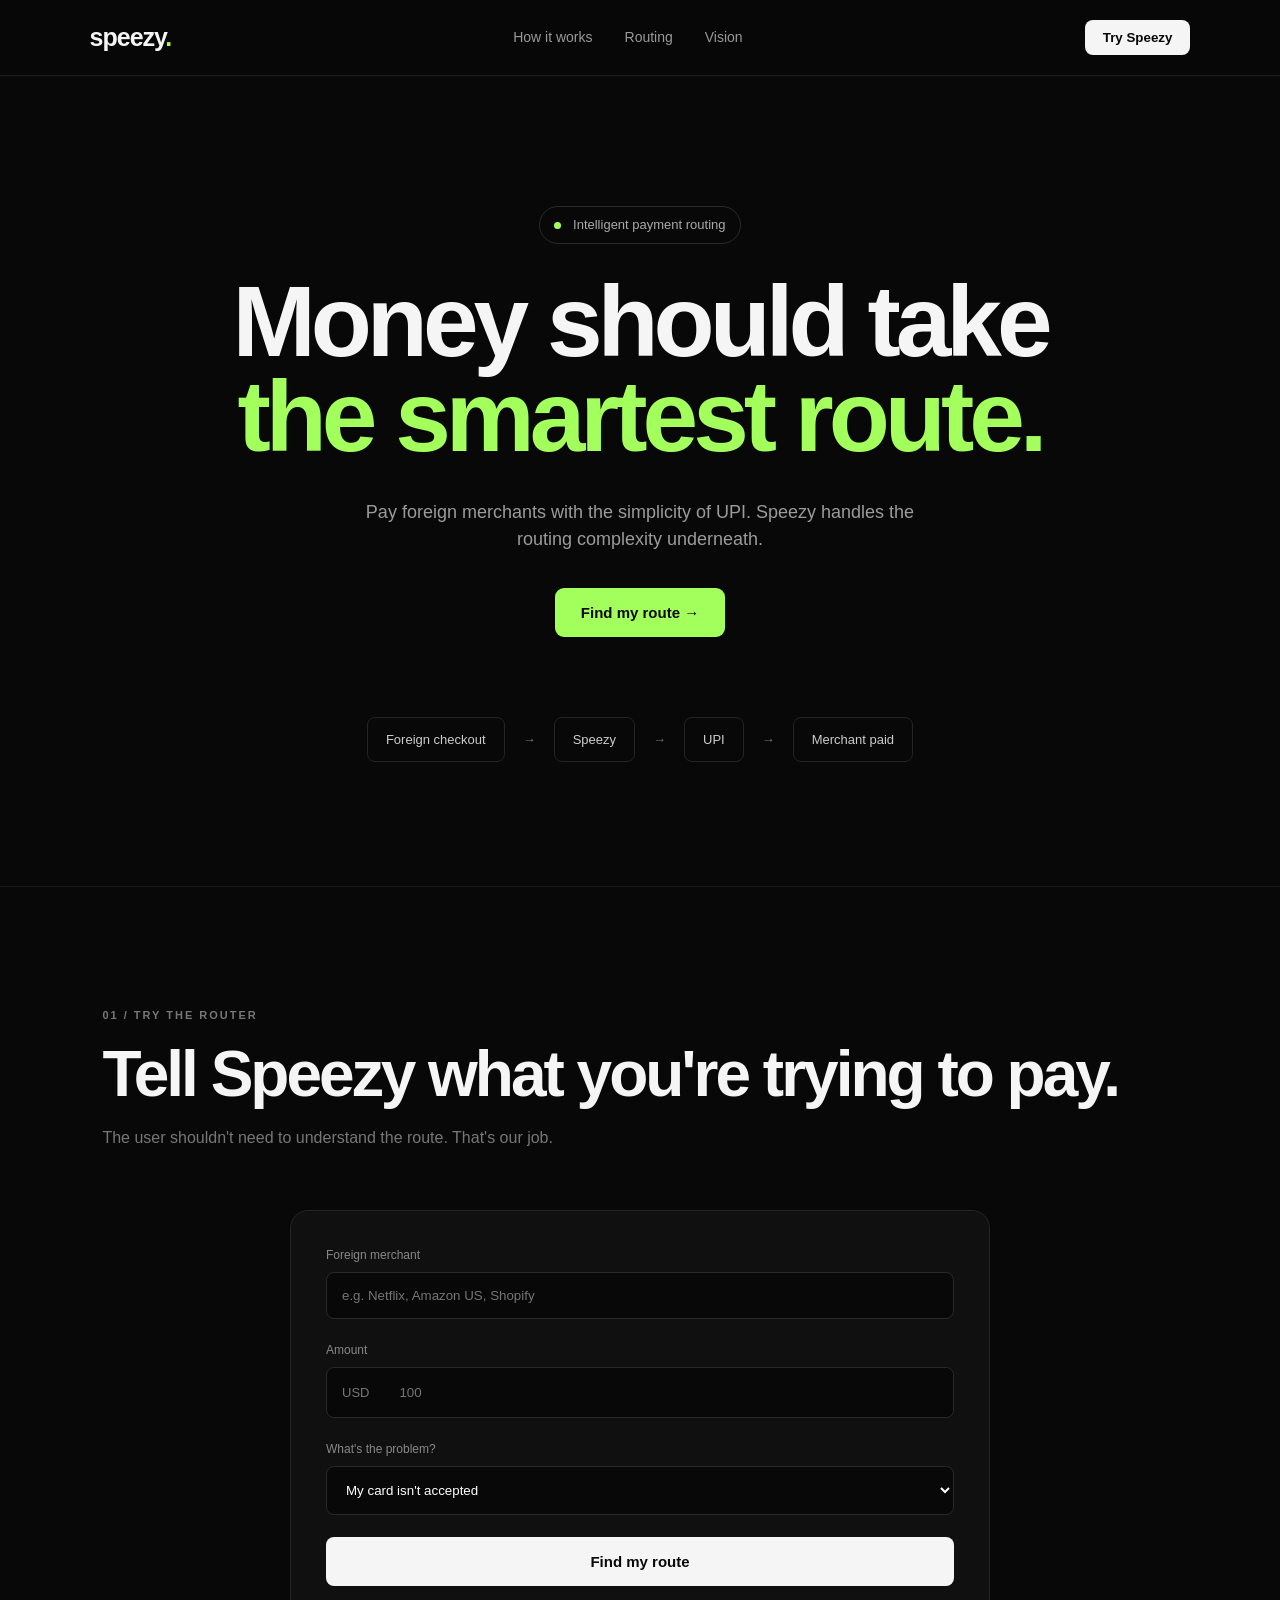
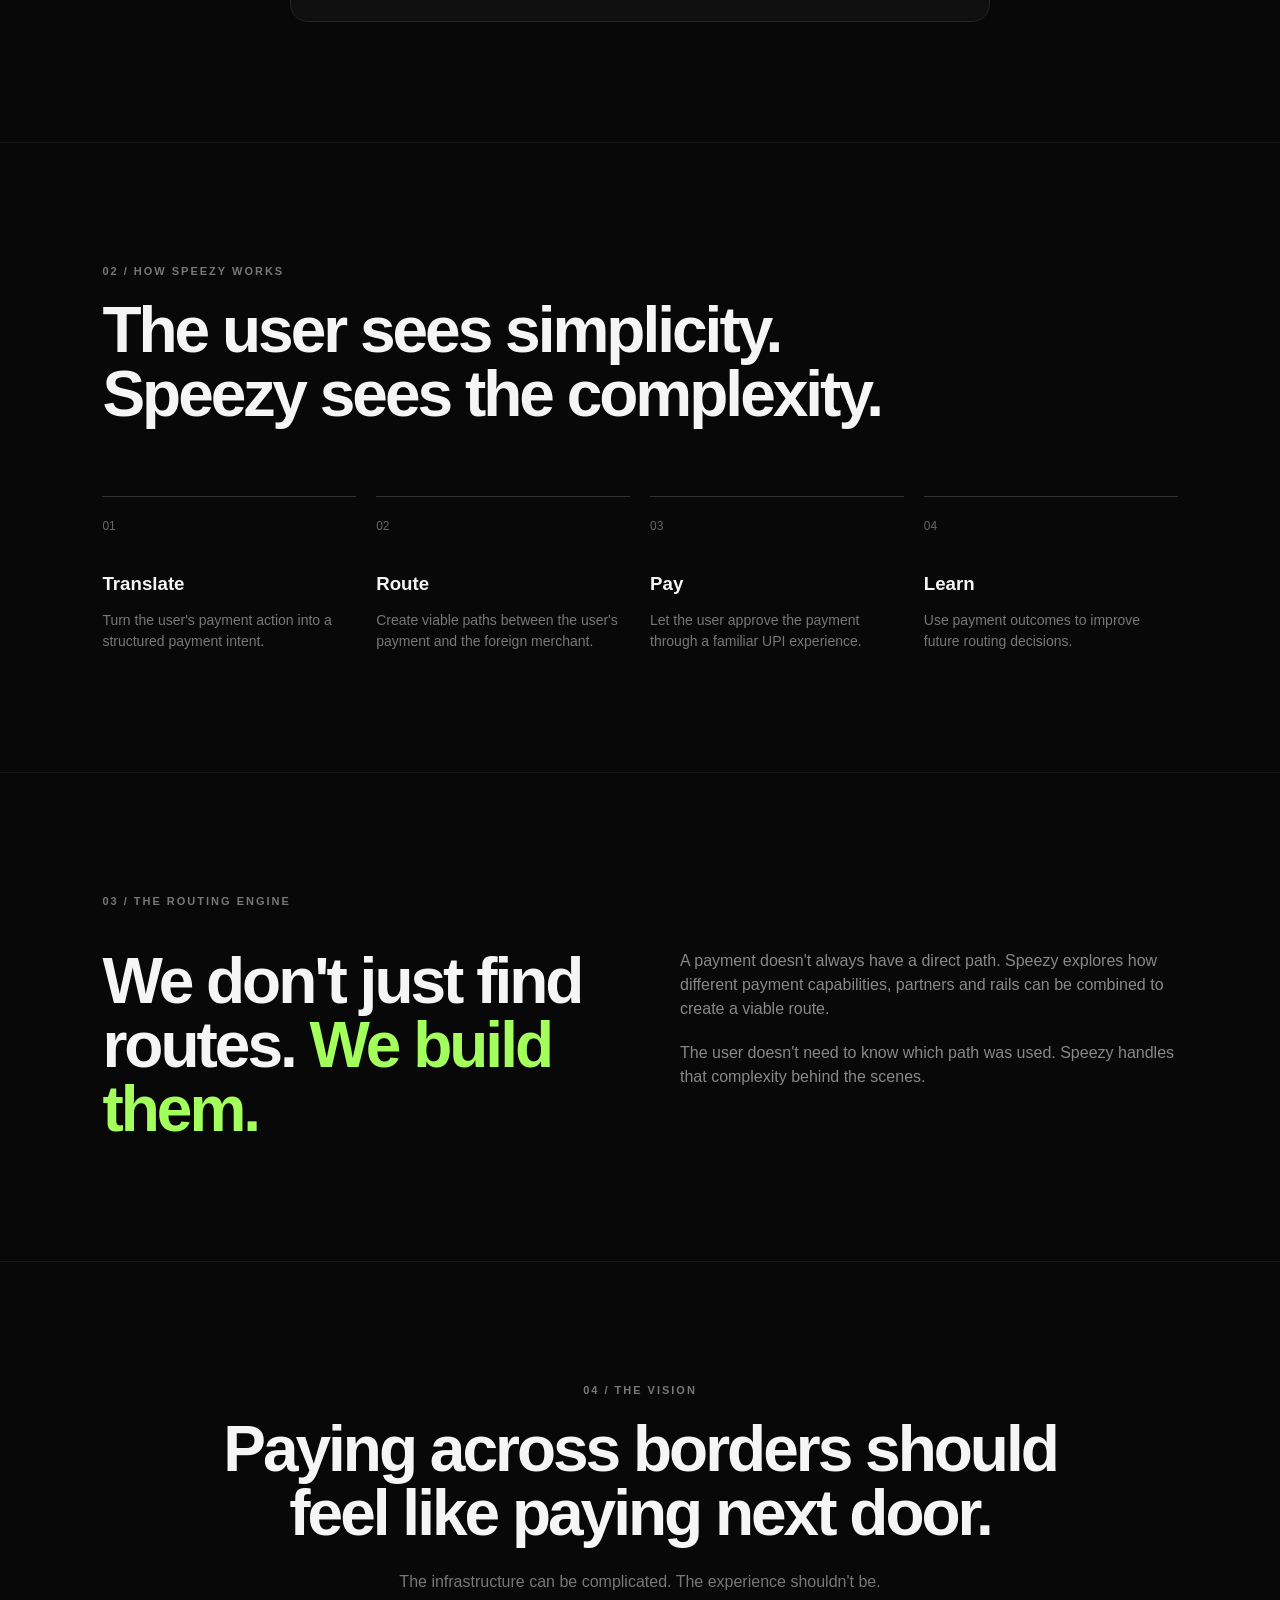
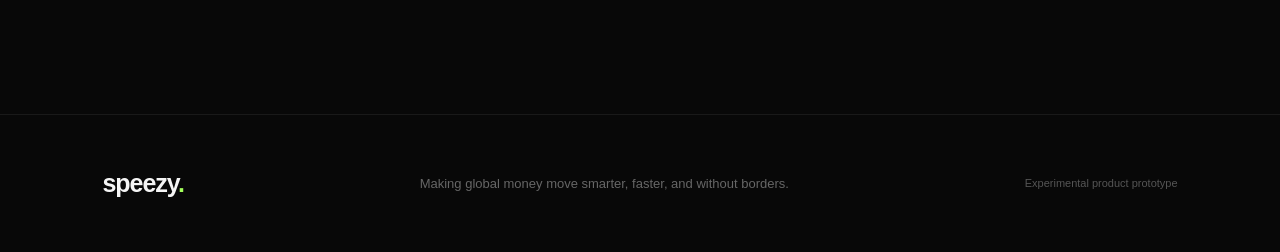
<file: website/index.html>
<!DOCTYPE html>
<html lang="en">
<head>
    <meta charset="UTF-8">
    <meta name="viewport" content="width=device-width, initial-scale=1.0">
    <title>Speezy | Global payments, smarter routes</title>
    <link rel="stylesheet" href="styles.css">
</head>

<body>

    <nav class="navbar">
        <div class="logo">speezy<span>.</span></div>

        <div class="nav-links">
            <a href="#how">How it works</a>
            <a href="#routing">Routing</a>
            <a href="#vision">Vision</a>
        </div>

        <button class="nav-button" onclick="scrollToDemo()">
            Try Speezy
        </button>
    </nav>


    <main>

        <section class="hero">

            <div class="hero-badge">
                <span class="pulse"></span>
                Intelligent payment routing
            </div>

            <h1>
                Money should take
                <span>the smartest route.</span>
            </h1>

            <p class="hero-text">
                Pay foreign merchants with the simplicity of UPI.
                Speezy handles the routing complexity underneath.
            </p>

            <button class="primary-button" onclick="scrollToDemo()">
                Find my route →
            </button>

            <div class="hero-flow">
                <div>Foreign checkout</div>
                <span>→</span>
                <div>Speezy</div>
                <span>→</span>
                <div>UPI</div>
                <span>→</span>
                <div>Merchant paid</div>
            </div>

        </section>


        <section class="demo-section" id="demo">

            <div class="section-label">01 / TRY THE ROUTER</div>

            <h2>
                Tell Speezy what you're trying to pay.
            </h2>

            <p class="section-description">
                The user shouldn't need to understand the route.
                That's our job.
            </p>


            <div class="router-card">

                <div class="input-group">

                    <label>Foreign merchant</label>

                    <input
                        id="merchant"
                        type="text"
                        placeholder="e.g. Netflix, Amazon US, Shopify"
                    >

                </div>


                <div class="input-group">

                    <label>Amount</label>

                    <div class="amount-input">
                        <span>USD</span>

                        <input
                            id="amount"
                            type="number"
                            placeholder="100"
                        >
                    </div>

                </div>


                <div class="input-group">

                    <label>What's the problem?</label>

                    <select id="problem">
                        <option value="card">My card isn't accepted</option>
                        <option value="international">I don't have an international card</option>
                        <option value="wallet">The merchant only accepts a foreign wallet</option>
                        <option value="subscription">I need to pay a subscription</option>
                        <option value="other">I need another way to pay</option>
                    </select>

                </div>


                <button
                    class="route-button"
                    onclick="findRoute()"
                >
                    Find my route
                </button>

            </div>


            <div id="routing-status" class="routing-status hidden">

                <div class="status-icon">
                    <div class="spinner"></div>
                </div>

                <div>
                    <strong>Speezy is building your route...</strong>
                    <p id="status-text">
                        Understanding merchant requirements
                    </p>
                </div>

            </div>


            <div id="result" class="result hidden">

                <div class="result-header">
                    <div>
                        <div class="section-label">BEST AVAILABLE ROUTE</div>
                        <h3 id="result-title">
                            Your route is ready.
                        </h3>
                    </div>

                    <div class="success-badge">
                        Route found
                    </div>
                </div>


                <div class="route-visual">

                    <div class="route-node">
                        <div class="node-icon">₹</div>
                        <span>Your UPI</span>
                    </div>

                    <div class="route-line">
                        <div class="line-progress"></div>
                    </div>

                    <div class="route-node">
                        <div class="node-icon">S</div>
                        <span>Speezy</span>
                    </div>

                    <div class="route-line">
                        <div class="line-progress"></div>
                    </div>

                    <div class="route-node">
                        <div class="node-icon">M</div>
                        <span id="merchant-node">Merchant</span>
                    </div>

                </div>


                <div class="route-details">

                    <div>
                        <span>Route</span>
                        <strong id="route-name">
                            UPI → Speezy → Merchant
                        </strong>
                    </div>

                    <div>
                        <span>Estimated time</span>
                        <strong id="route-time">
                            ~30 seconds
                        </strong>
                    </div>

                    <div>
                        <span>Payment experience</span>
                        <strong>UPI</strong>
                    </div>

                </div>


                <div class="payment-card">

                    <div class="payment-top">

                        <div>
                            <div class="payment-label">
                                READY TO PAY
                            </div>

                            <h3 id="payment-amount">
                                ₹8,700
                            </h3>
                        </div>

                        <div class="upi-mark">
                            UPI
                        </div>

                    </div>


                    <div class="fake-qr">

                        <div class="qr-grid">
                            <span></span>
                            <span></span>
                            <span></span>
                            <span></span>
                            <span></span>
                            <span></span>
                            <span></span>
                            <span></span>
                            <span></span>
                        </div>

                    </div>


                    <p>
                        Scan with your UPI app to approve.
                    </p>

                    <div class="upi-apps">
                        Google Pay · PhonePe · Paytm
                    </div>

                </div>


                <div class="fallbacks">

                    <div class="section-label">
                        ROUTE OPTIONS
                    </div>

                    <div class="fallback">
                        <span>Alternative route</span>
                        <strong>Available</strong>
                    </div>

                    <div class="fallback">
                        <span>Fallback route</span>
                        <strong>Available</strong>
                    </div>

                </div>

            </div>

        </section>


        <section class="how-section" id="how">

            <div class="section-label">02 / HOW SPEEZY WORKS</div>

            <h2>
                The user sees simplicity.
                <br>
                Speezy sees the complexity.
            </h2>


            <div class="steps">

                <div class="step">
                    <div class="step-number">01</div>

                    <h3>Translate</h3>

                    <p>
                        Turn the user's payment action into a structured
                        payment intent.
                    </p>
                </div>


                <div class="step">
                    <div class="step-number">02</div>

                    <h3>Route</h3>

                    <p>
                        Create viable paths between the user's payment
                        and the foreign merchant.
                    </p>
                </div>


                <div class="step">
                    <div class="step-number">03</div>

                    <h3>Pay</h3>

                    <p>
                        Let the user approve the payment through a
                        familiar UPI experience.
                    </p>
                </div>


                <div class="step">
                    <div class="step-number">04</div>

                    <h3>Learn</h3>

                    <p>
                        Use payment outcomes to improve future routing
                        decisions.
                    </p>
                </div>

            </div>

        </section>


        <section class="routing-section" id="routing">

            <div class="section-label">03 / THE ROUTING ENGINE</div>

            <div class="routing-content">

                <div>

                    <h2>
                        We don't just find routes.
                        <span>We build them.</span>
                    </h2>

                </div>

                <div>

                    <p>
                        A payment doesn't always have a direct path.
                        Speezy explores how different payment capabilities,
                        partners and rails can be combined to create a
                        viable route.
                    </p>

                    <p>
                        The user doesn't need to know which path was used.
                        Speezy handles that complexity behind the scenes.
                    </p>

                </div>

            </div>

        </section>


        <section class="vision-section" id="vision">

            <div class="section-label">04 / THE VISION</div>

            <h2>
                Paying across borders
                should feel like paying next door.
            </h2>

            <p>
                The infrastructure can be complicated.
                The experience shouldn't be.
            </p>

        </section>

    </main>


    <footer>

        <div class="logo">
            speezy<span>.</span>
        </div>

        <p>
            Making global money move smarter, faster, and without borders.
        </p>

        <span class="demo-note">
            Experimental product prototype
        </span>

    </footer>


    <script src="app.js"></script>

</body>
</html>
</file>
<file: website/styles.css>
* {
    box-sizing: border-box;
    margin: 0;
    padding: 0;
}

html {
    scroll-behavior: smooth;
}

body {
    font-family: Inter, Arial, sans-serif;
    background: #080808;
    color: #f5f5f5;
    line-height: 1.5;
}

.navbar {
    height: 76px;
    padding: 0 7%;
    display: flex;
    align-items: center;
    justify-content: space-between;
    border-bottom: 1px solid #1d1d1d;
    position: sticky;
    top: 0;
    background: rgba(8, 8, 8, 0.92);
    backdrop-filter: blur(12px);
    z-index: 10;
}

.logo {
    font-size: 25px;
    font-weight: 800;
    letter-spacing: -1px;
}

.logo span {
    color: #a3ff5c;
}

.nav-links {
    display: flex;
    gap: 32px;
}

.nav-links a {
    color: #999;
    text-decoration: none;
    font-size: 14px;
}

.nav-links a:hover {
    color: white;
}

.nav-button,
.primary-button,
.route-button {
    border: none;
    cursor: pointer;
    font-weight: 700;
}

.nav-button {
    padding: 10px 18px;
    border-radius: 8px;
    background: #f5f5f5;
    color: #080808;
}

.hero {
    min-height: 90vh;
    padding: 130px 8% 100px;
    text-align: center;
    display: flex;
    flex-direction: column;
    align-items: center;
}

.hero-badge {
    border: 1px solid #2a2a2a;
    padding: 8px 14px;
    border-radius: 100px;
    font-size: 13px;
    color: #aaa;
    margin-bottom: 30px;
}

.pulse {
    display: inline-block;
    width: 7px;
    height: 7px;
    background: #a3ff5c;
    border-radius: 50%;
    margin-right: 8px;
}

.hero h1 {
    max-width: 900px;
    font-size: clamp(52px, 8vw, 100px);
    line-height: 0.95;
    letter-spacing: -5px;
}

.hero h1 span {
    display: block;
    color: #a3ff5c;
}

.hero-text {
    max-width: 600px;
    margin: 35px auto;
    color: #9b9b9b;
    font-size: 18px;
}

.primary-button {
    padding: 16px 26px;
    border-radius: 9px;
    background: #a3ff5c;
    color: #080808;
    font-size: 15px;
}

.hero-flow {
    margin-top: 80px;
    display: flex;
    align-items: center;
    gap: 18px;
    color: #777;
    font-size: 13px;
}

.hero-flow div {
    border: 1px solid #242424;
    padding: 12px 18px;
    border-radius: 8px;
    color: #ccc;
}

.demo-section,
.how-section,
.routing-section,
.vision-section {
    padding: 120px 8%;
    border-top: 1px solid #191919;
}

.section-label {
    color: #777;
    font-size: 11px;
    letter-spacing: 2px;
    font-weight: 700;
    margin-bottom: 18px;
}

h2 {
    font-size: clamp(36px, 5vw, 64px);
    line-height: 1;
    letter-spacing: -3px;
}

.section-description {
    color: #777;
    margin-top: 20px;
}

.router-card {
    max-width: 700px;
    margin: 60px auto 0;
    padding: 35px;
    background: #101010;
    border: 1px solid #252525;
    border-radius: 18px;
}

.input-group {
    margin-bottom: 22px;
}

.input-group label {
    display: block;
    font-size: 12px;
    color: #888;
    margin-bottom: 8px;
}

input,
select {
    width: 100%;
    padding: 15px;
    background: #080808;
    border: 1px solid #292929;
    border-radius: 8px;
    color: white;
    outline: none;
}

input:focus,
select:focus {
    border-color: #a3ff5c;
}

.amount-input {
    display: flex;
    background: #080808;
    border: 1px solid #292929;
    border-radius: 8px;
}

.amount-input span {
    padding: 15px;
    color: #777;
    font-size: 13px;
}

.amount-input input {
    border: none;
}

.route-button {
    width: 100%;
    padding: 16px;
    background: #f5f5f5;
    color: #080808;
    border-radius: 8px;
    font-size: 15px;
}

.routing-status {
    max-width: 700px;
    margin: 25px auto;
    padding: 22px;
    border: 1px solid #252525;
    border-radius: 12px;
    display: flex;
    gap: 18px;
    align-items: center;
}

.routing-status p {
    color: #777;
    font-size: 13px;
    margin-top: 3px;
}

.status-icon {
    width: 35px;
    height: 35px;
    display: flex;
    align-items: center;
    justify-content: center;
}

.spinner {
    width: 22px;
    height: 22px;
    border: 2px solid #333;
    border-top-color: #a3ff5c;
    border-radius: 50%;
    animation: spin 0.8s linear infinite;
}

@keyframes spin {
    to {
        transform: rotate(360deg);
    }
}

.result {
    max-width: 900px;
    margin: 40px auto 0;
    padding: 35px;
    background: #101010;
    border: 1px solid #292929;
    border-radius: 18px;
}

.result-header {
    display: flex;
    justify-content: space-between;
    align-items: center;
}

.result-header h3 {
    font-size: 27px;
}

.success-badge {
    color: #a3ff5c;
    border: 1px solid #355b1d;
    padding: 8px 12px;
    border-radius: 100px;
    font-size: 12px;
}

.route-visual {
    display: flex;
    align-items: center;
    justify-content: center;
    margin: 60px 0;
}

.route-node {
    text-align: center;
}

.node-icon {
    width: 52px;
    height: 52px;
    border: 1px solid #444;
    border-radius: 50%;
    display: flex;
    align-items: center;
    justify-content: center;
    margin: auto auto 8px;
    font-weight: 700;
}

.route-node span {
    font-size: 12px;
    color: #999;
}

.route-line {
    width: 120px;
    height: 1px;
    background: #333;
    position: relative;
}

.line-progress {
    position: absolute;
    height: 1px;
    width: 100%;
    background: #a3ff5c;
}

.route-details {
    display: grid;
    grid-template-columns: repeat(3, 1fr);
    border-top: 1px solid #292929;
    border-bottom: 1px solid #292929;
    padding: 22px 0;
    gap: 20px;
}

.route-details span {
    display: block;
    color: #666;
    font-size: 11px;
    margin-bottom: 5px;
}

.route-details strong {
    font-size: 13px;
}

.payment-card {
    max-width: 330px;
    margin: 45px auto;
    padding: 25px;
    background: #f4f4f4;
    color: #090909;
    border-radius: 18px;
    text-align: center;
}

.payment-top {
    display: flex;
    justify-content: space-between;
    text-align: left;
}

.payment-label {
    font-size: 9px;
    letter-spacing: 1px;
    color: #777;
}

.payment-card h3 {
    font-size: 28px;
}

.upi-mark {
    font-weight: 900;
}

.fake-qr {
    width: 170px;
    height: 170px;
    margin: 25px auto;
    padding: 12px;
    background: white;
    border: 1px solid #ddd;
}

.qr-grid {
    display: grid;
    grid-template-columns: repeat(3, 1fr);
    gap: 8px;
    width: 100%;
    height: 100%;
}

.qr-grid span {
    background: #111;
}

.qr-grid span:nth-child(2),
.qr-grid span:nth-child(4),
.qr-grid span:nth-child(6),
.qr-grid span:nth-child(8) {
    background: white;
}

.payment-card p {
    font-size: 12px;
    color: #666;
}

.upi-apps {
    margin-top: 15px;
    font-size: 10px;
    color: #888;
}

.fallbacks {
    border-top: 1px solid #292929;
    padding-top: 25px;
}

.fallback {
    display: flex;
    justify-content: space-between;
    padding: 14px 0;
    border-bottom: 1px solid #1d1d1d;
    font-size: 13px;
}

.fallback span {
    color: #777;
}

.fallback strong {
    color: #a3ff5c;
}

.steps {
    display: grid;
    grid-template-columns: repeat(4, 1fr);
    gap: 20px;
    margin-top: 70px;
}

.step {
    border-top: 1px solid #333;
    padding-top: 20px;
}

.step-number {
    color: #666;
    font-size: 12px;
    margin-bottom: 35px;
}

.step h3 {
    margin-bottom: 12px;
}

.step p {
    color: #777;
    font-size: 14px;
}

.routing-content {
    display: grid;
    grid-template-columns: 1fr 1fr;
    gap: 80px;
    margin-top: 40px;
}

.routing-content h2 span {
    color: #a3ff5c;
}

.routing-content p {
    color: #888;
    margin-bottom: 20px;
    max-width: 550px;
}

.vision-section {
    text-align: center;
}

.vision-section h2 {
    max-width: 900px;
    margin: auto;
}

.vision-section p {
    color: #777;
    margin-top: 25px;
}

footer {
    padding: 50px 8%;
    border-top: 1px solid #191919;
    display: flex;
    align-items: center;
    justify-content: space-between;
    gap: 30px;
}

footer p {
    color: #666;
    font-size: 13px;
}

.demo-note {
    color: #555;
    font-size: 11px;
}

.hidden {
    display: none;
}

@media (max-width: 800px) {

    .nav-links {
        display: none;
    }

    .hero h1 {
        letter-spacing: -3px;
    }

    .hero-flow {
        flex-wrap: wrap;
        justify-content: center;
    }

    .steps {
        grid-template-columns: 1fr 1fr;
    }

    .routing-content {
        grid-template-columns: 1fr;
        gap: 35px;
    }

    .route-details {
        grid-template-columns: 1fr;
    }

    .route-line {
        width: 50px;
    }

    footer {
        flex-direction: column;
        align-items: flex-start;
    }
}
</file>
